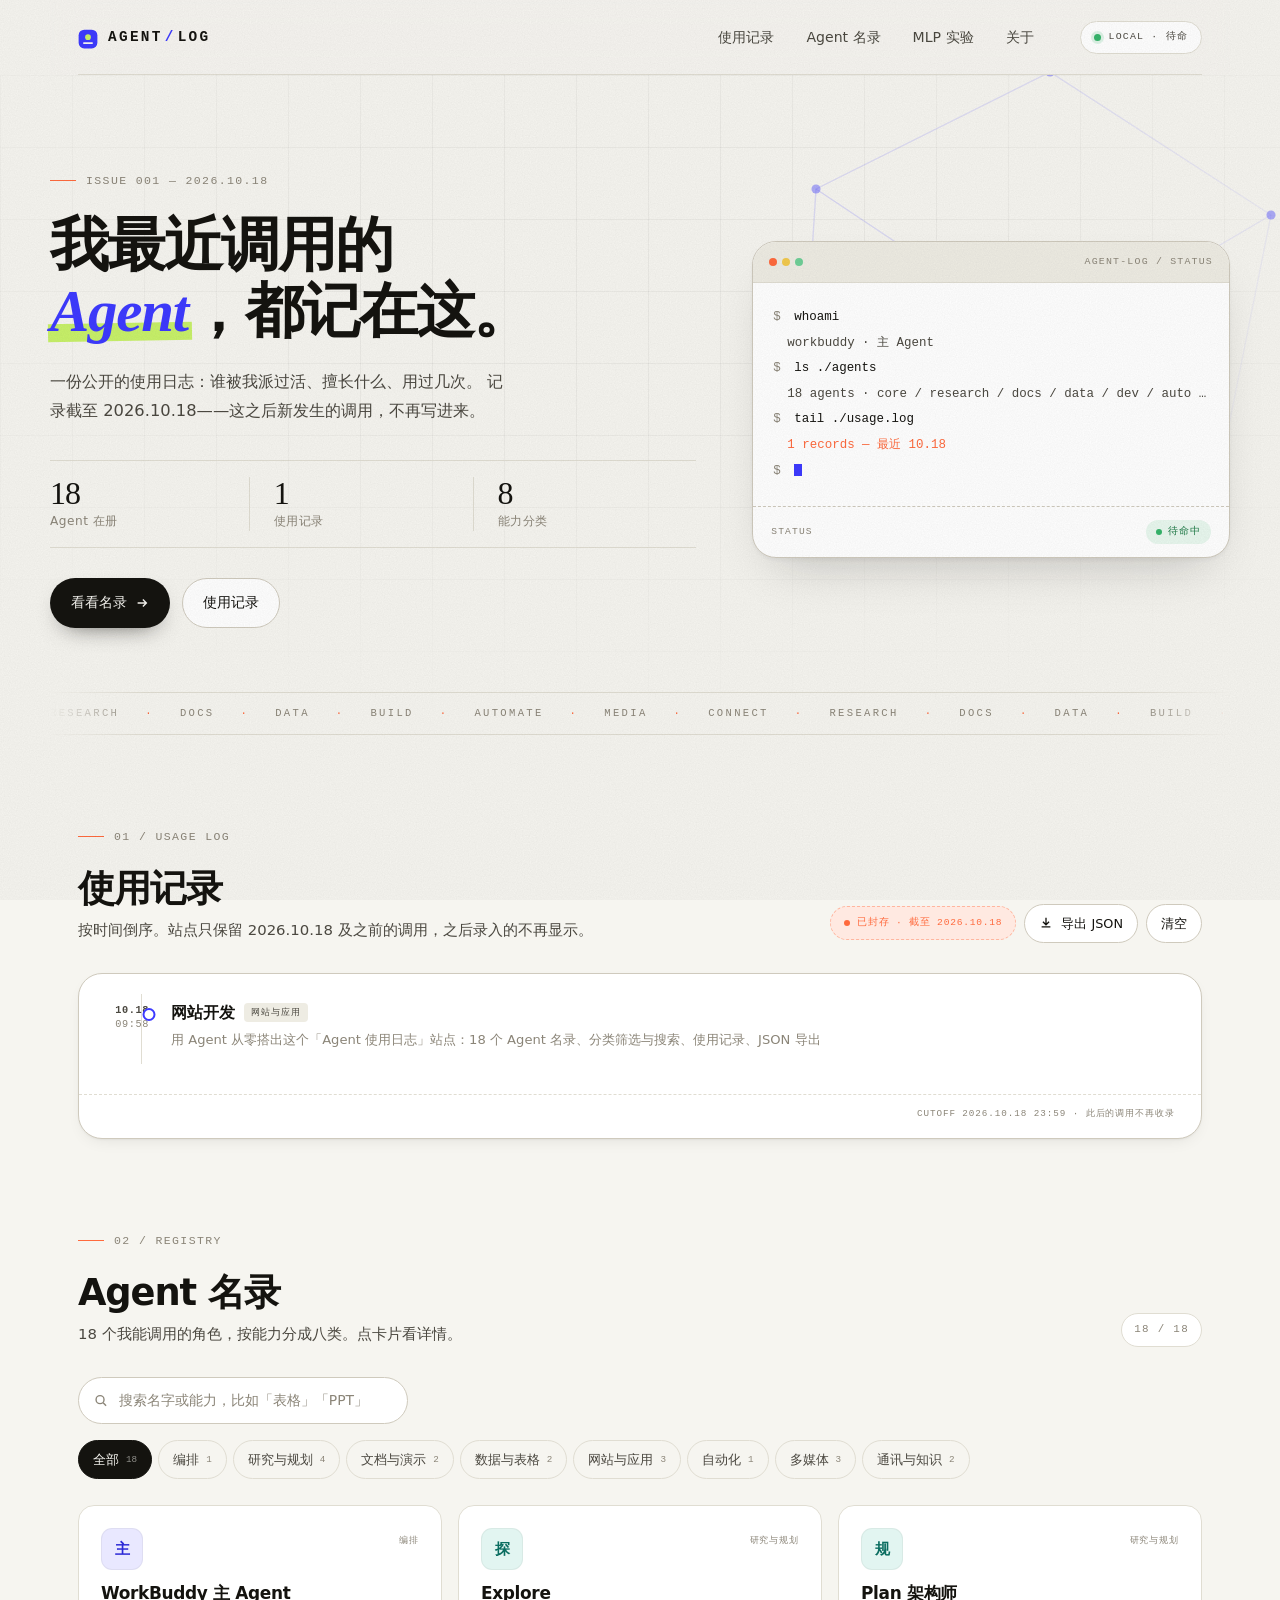
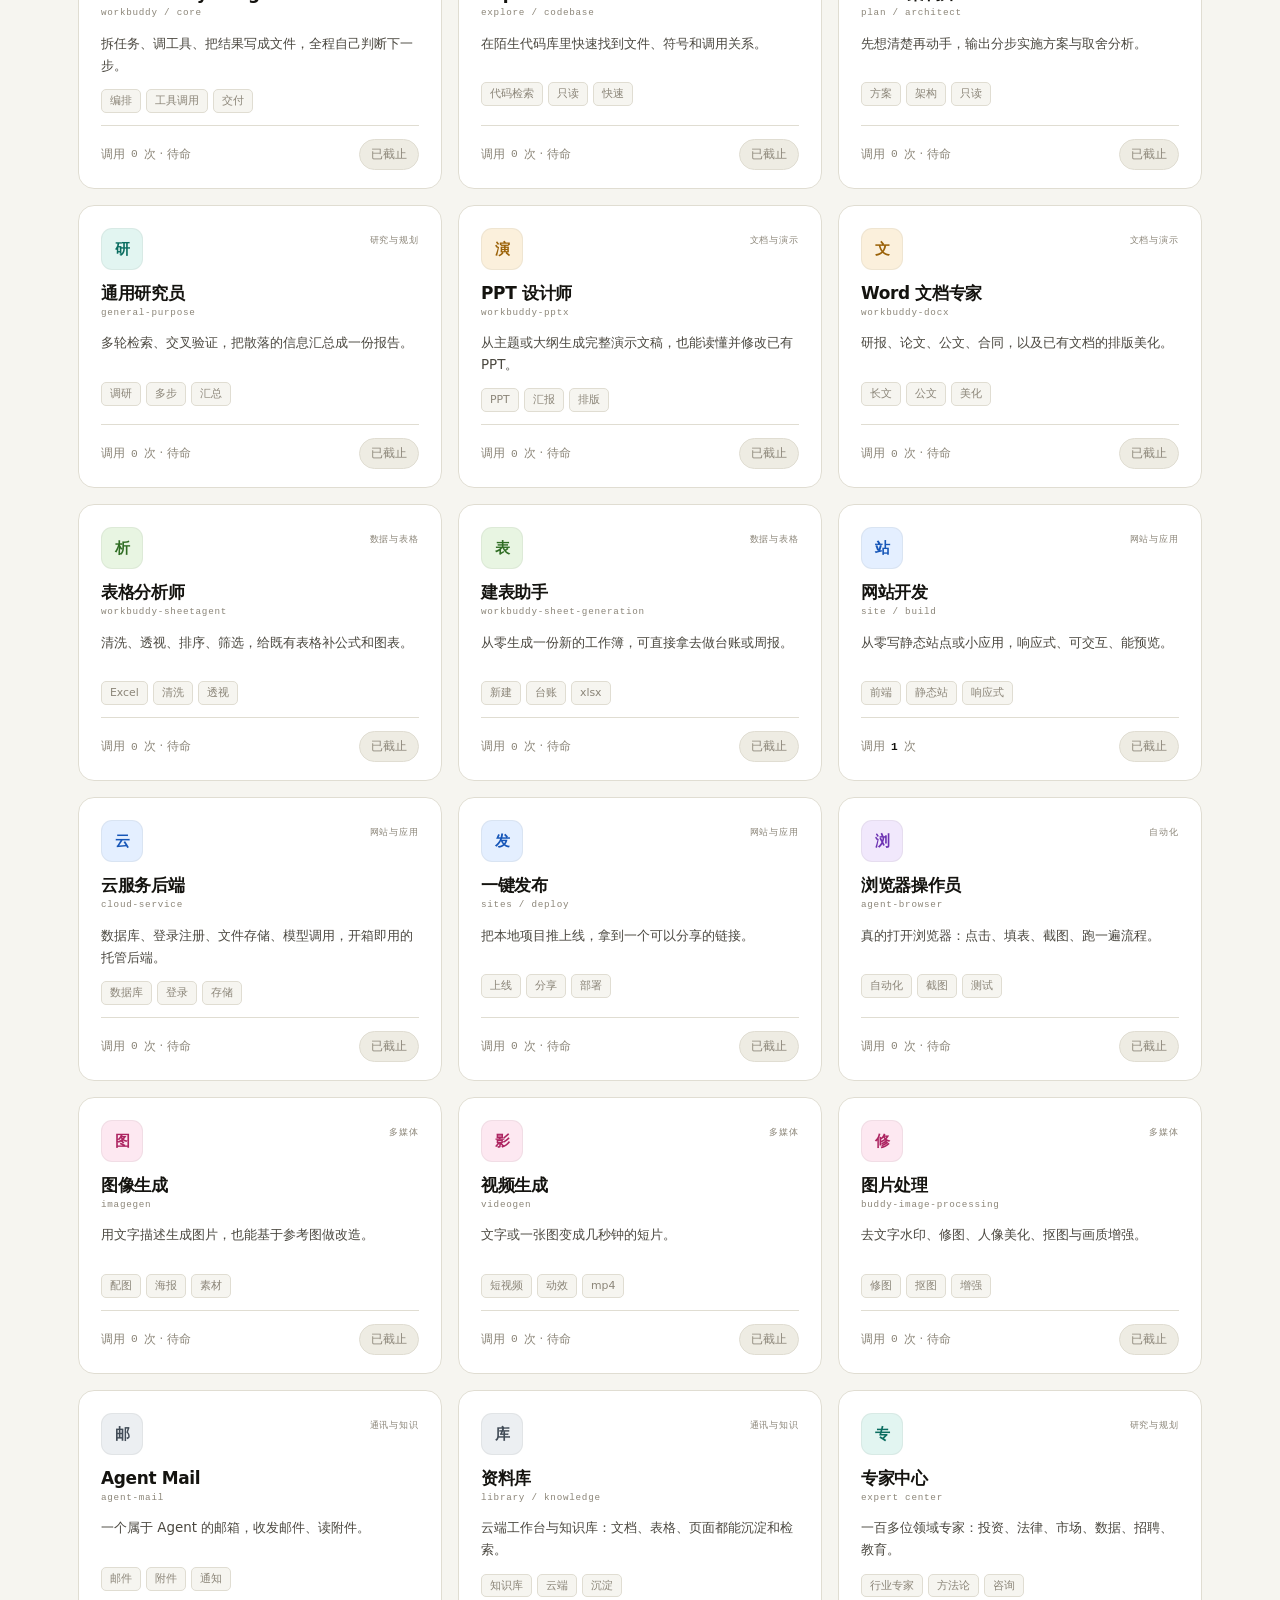
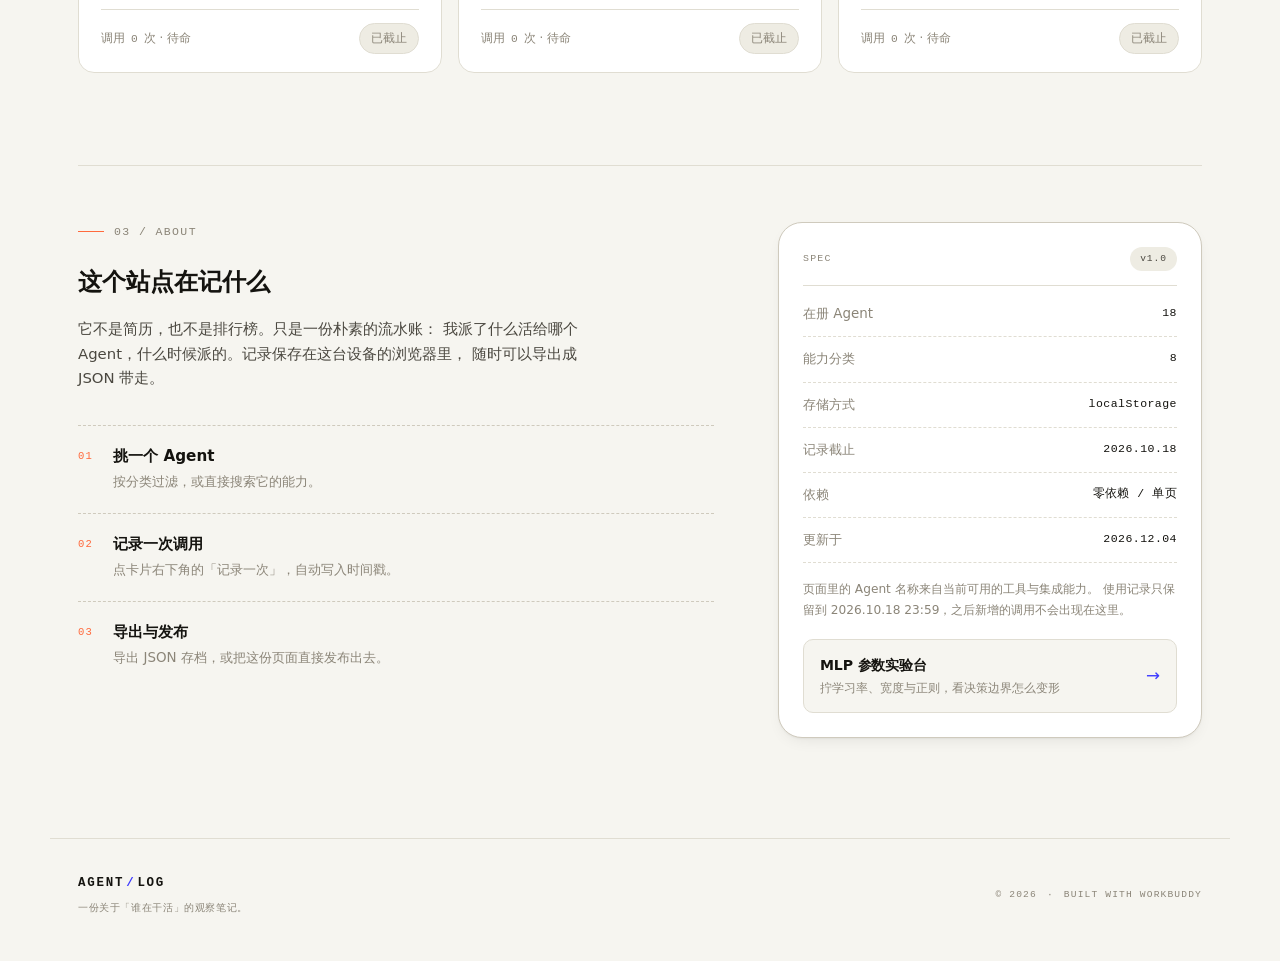
<file: index.html>
<!DOCTYPE html>
<html lang="zh-CN">
<head>
<meta charset="UTF-8" />
<meta name="viewport" content="width=device-width, initial-scale=1.0" />
<meta name="robots" content="noindex, nofollow, noarchive, nosnippet, noimageindex" />
<title>Agent Log — 我的智能体使用日志</title>
<meta name="description" content="记录最近使用过的 Agent：能做什么、用过几次、什么时候用过。" />
<link rel="stylesheet" href="style.css" />
<link rel="icon" href="data:image/svg+xml,%3Csvg xmlns='http://www.w3.org/2000/svg' viewBox='0 0 100 100'%3E%3Crect width='100' height='100' rx='24' fill='%233D3AFF'/%3E%3Ccircle cx='50' cy='42' r='15' fill='%23C8F169'/%3E%3Crect x='26' y='66' width='48' height='8' rx='4' fill='%23F7F6F2'/%3E%3C/svg%3E" />
</head>
<body>

<div class="grain" aria-hidden="true"></div>

<header class="nav">
  <a class="brand" href="#top">
    <span class="brand-mark" aria-hidden="true">
      <svg viewBox="0 0 32 32" width="20" height="20" fill="none">
        <rect x="1" y="1" width="30" height="30" rx="9" fill="#3D3AFF"/>
        <circle cx="16" cy="13" r="4.6" fill="#C8F169"/>
        <rect x="8" y="21" width="16" height="3" rx="1.5" fill="#F7F6F2"/>
      </svg>
    </span>
    <span class="brand-text">AGENT<span class="brand-slash">/</span>LOG</span>
  </a>

  <nav class="nav-links" aria-label="主导航">
    <a href="#log">使用记录</a>
    <a href="#agents">Agent 名录</a>
    <a href="mlp.html">MLP 实验</a>
    <a href="#about">关于</a>
  </nav>

  <div class="nav-status">
    <span class="dot"></span>
    <span class="mono">LOCAL · 待命</span>
  </div>
</header>

<main id="top">

  <!-- ============ HERO ============ -->
  <section class="hero">
    <div class="hero-grid" aria-hidden="true"></div>
    <div class="hero-mesh" aria-hidden="true">
      <svg viewBox="0 0 600 600" preserveAspectRatio="xMidYMid slice">
        <defs>
          <linearGradient id="meshFade" x1="0" y1="0" x2="1" y2="1">
            <stop offset="0%" stop-color="#3D3AFF" stop-opacity=".22"/>
            <stop offset="100%" stop-color="#3D3AFF" stop-opacity="0"/>
          </linearGradient>
        </defs>
        <g stroke="url(#meshFade)" stroke-width="1" fill="none">
          <path d="M120 180 L300 90 L470 200 L430 400 L230 460 L110 340 Z"/>
          <path d="M120 180 L300 300 L470 200 M300 300 L230 460 M300 300 L430 400 M300 300 L110 340"/>
        </g>
        <g fill="#3D3AFF" fill-opacity=".5">
          <circle cx="120" cy="180" r="3.5"/><circle cx="300" cy="90" r="3.5"/>
          <circle cx="470" cy="200" r="3.5"/><circle cx="430" cy="400" r="3.5"/>
          <circle cx="230" cy="460" r="3.5"/><circle cx="110" cy="340" r="3.5"/>
        </g>
        <circle cx="300" cy="300" r="7" fill="#FF6A3D"/>
        <circle cx="300" cy="300" r="16" fill="none" stroke="#FF6A3D" stroke-opacity=".35"/>
      </svg>
    </div>

    <div class="hero-inner">
      <div class="hero-copy reveal">
        <p class="eyebrow mono"><span class="eyebrow-line"></span>ISSUE 001 — 2026.10.18</p>
        <h1>
          我最近调用的<br />
          <span class="hl">Agent</span>，都记在这。
        </h1>
        <p class="lede">
          一份公开的使用日志：谁被我派过活、擅长什么、用过几次。
          记录截至 2026.10.18——这之后新发生的调用，不再写进来。
        </p>

        <div class="hero-stats">
          <div class="stat">
            <span class="stat-num" data-count="18">0</span>
            <span class="stat-label">Agent 在册</span>
          </div>
          <div class="stat">
            <span class="stat-num" id="statRecords" data-count="0">0</span>
            <span class="stat-label">使用记录</span>
          </div>
          <div class="stat">
            <span class="stat-num" data-count="8">0</span>
            <span class="stat-label">能力分类</span>
          </div>
        </div>

        <div class="hero-actions">
          <a class="btn btn-primary" href="#agents">
            看看名录
            <svg viewBox="0 0 16 16" width="14" height="14" fill="none" stroke="currentColor" stroke-width="1.6">
              <path d="M3 8h10M9 4l4 4-4 4"/>
            </svg>
          </a>
          <a class="btn btn-ghost" href="#log">使用记录</a>
        </div>
      </div>

      <aside class="console reveal" aria-label="运行状态">
        <div class="console-bar">
          <span class="console-dots"><i></i><i></i><i></i></span>
          <span class="mono">agent-log / status</span>
        </div>
        <div class="console-body mono">
          <p><span class="c-dim">$</span> whoami</p>
          <p class="c-out">workbuddy · 主 Agent</p>
          <p><span class="c-dim">$</span> ls ./agents</p>
          <p class="c-out" id="consoleList">reading registry…</p>
          <p><span class="c-dim">$</span> tail ./usage.log</p>
          <p class="c-out c-warn" id="consoleTail">0 records — 尚无调用</p>
          <p><span class="c-dim">$</span> <span class="cursor"></span></p>
        </div>
        <div class="console-foot">
          <span class="mono">STATUS</span>
          <span class="pill pill-live"><span class="dot"></span>待命中</span>
        </div>
      </aside>
    </div>

    <div class="marquee" aria-hidden="true">
      <div class="marquee-track">
        <span>RESEARCH</span><span>·</span><span>DOCS</span><span>·</span><span>DATA</span><span>·</span>
        <span>BUILD</span><span>·</span><span>AUTOMATE</span><span>·</span><span>MEDIA</span><span>·</span>
        <span>CONNECT</span><span>·</span><span>RESEARCH</span><span>·</span><span>DOCS</span><span>·</span>
        <span>DATA</span><span>·</span><span>BUILD</span><span>·</span><span>AUTOMATE</span><span>·</span>
        <span>MEDIA</span><span>·</span><span>CONNECT</span><span>·</span>
      </div>
    </div>
  </section>

  <!-- ============ LOG ============ -->
  <section class="section" id="log">
    <div class="section-head reveal">
      <div>
        <p class="eyebrow mono"><span class="eyebrow-line"></span>01 / USAGE LOG</p>
        <h2>使用记录</h2>
        <p class="section-desc">按时间倒序。站点只保留 2026.10.18 及之前的调用，之后录入的不再显示。</p>
      </div>
      <div class="section-tools">
        <span class="cutoff-badge mono" id="cutoffBadge">记录截至 2026.10.18</span>
        <button class="btn btn-ghost btn-sm" id="exportBtn" type="button">
          <svg viewBox="0 0 16 16" width="14" height="14" fill="none" stroke="currentColor" stroke-width="1.5">
            <path d="M8 2v8M4.5 6.5L8 10l3.5-3.5M3 12.5h10"/>
          </svg>
          导出 JSON
        </button>
        <button class="btn btn-ghost btn-sm" id="clearBtn" type="button">清空</button>
      </div>
    </div>

    <div class="log-panel reveal">
      <div class="log-empty" id="logEmpty">
        <div class="log-empty-icon" aria-hidden="true">
          <svg viewBox="0 0 48 48" width="34" height="34" fill="none" stroke="currentColor" stroke-width="1.4">
            <rect x="9" y="7" width="30" height="34" rx="5" stroke-dasharray="3 4"/>
            <path d="M17 19h14M17 26h14M17 33h8"/>
          </svg>
        </div>
        <h3>截至 2026.10.18，还没有使用记录</h3>
        <p>这张纸是干净的。去名录里挑一个 Agent，点一下「记录一次」。</p>
        <a class="text-link" href="#agents">前往名录 ↓</a>
      </div>
      <ol class="timeline" id="timeline" hidden></ol>
      <p class="log-foot mono">CUTOFF 2026.10.18 23:59 · 此后的调用不再收录</p>
    </div>
  </section>

  <!-- ============ AGENTS ============ -->
  <section class="section" id="agents">
    <div class="section-head reveal">
      <div>
        <p class="eyebrow mono"><span class="eyebrow-line"></span>02 / REGISTRY</p>
        <h2>Agent 名录</h2>
        <p class="section-desc">18 个我能调用的角色，按能力分成八类。点卡片看详情。</p>
      </div>
      <div class="registry-count mono"><span id="resultCount">18</span> / 18</div>
    </div>

    <div class="toolbar reveal">
      <div class="search">
        <svg viewBox="0 0 16 16" width="15" height="15" fill="none" stroke="currentColor" stroke-width="1.6">
          <circle cx="7" cy="7" r="4.6"/><path d="M10.6 10.6L14 14"/>
        </svg>
        <input type="search" id="searchInput" placeholder="搜索名字或能力，比如「表格」「PPT」" aria-label="搜索 Agent" />
      </div>
      <div class="filters" role="group" aria-label="按分类筛选" id="filters"></div>
    </div>

    <div class="grid" id="grid"></div>

    <div class="grid-empty" id="gridEmpty" hidden>
      <p class="mono">NO MATCH</p>
      <p>没有匹配的 Agent，换个关键词试试。</p>
    </div>
  </section>

  <!-- ============ ABOUT ============ -->
  <section class="section section-about" id="about">
    <div class="about-grid">
      <div class="reveal">
        <p class="eyebrow mono"><span class="eyebrow-line"></span>03 / ABOUT</p>
        <h2>这个站点在记什么</h2>
        <p class="section-desc">
          它不是简历，也不是排行榜。只是一份朴素的流水账：
          我派了什么活给哪个 Agent，什么时候派的。记录保存在这台设备的浏览器里，
          随时可以导出成 JSON 带走。
        </p>
        <div class="steps">
          <div class="step">
            <span class="step-no mono">01</span>
            <div>
              <h3>挑一个 Agent</h3>
              <p>按分类过滤，或直接搜索它的能力。</p>
            </div>
          </div>
          <div class="step">
            <span class="step-no mono">02</span>
            <div>
              <h3>记录一次调用</h3>
              <p>点卡片右下角的「记录一次」，自动写入时间戳。</p>
            </div>
          </div>
          <div class="step">
            <span class="step-no mono">03</span>
            <div>
              <h3>导出与发布</h3>
              <p>导出 JSON 存档，或把这份页面直接发布出去。</p>
            </div>
          </div>
        </div>
      </div>

      <aside class="about-card reveal">
        <div class="about-card-head">
          <span class="mono">SPEC</span>
          <span class="pill">v1.0</span>
        </div>
        <dl>
          <div><dt>在册 Agent</dt><dd>18</dd></div>
          <div><dt>能力分类</dt><dd>8</dd></div>
          <div><dt>存储方式</dt><dd>localStorage</dd></div>
          <div><dt>记录截止</dt><dd>2026.10.18</dd></div>
          <div><dt>依赖</dt><dd>零依赖 / 单页</dd></div>
          <div><dt>更新于</dt><dd id="aboutDate">2026.10.18</dd></div>
        </dl>
        <p class="about-note">
          页面里的 Agent 名称来自当前可用的工具与集成能力。
          使用记录只保留到 2026.10.18 23:59，之后新增的调用不会出现在这里。
        </p>
        <a class="lab-link" href="mlp.html">
          <span>
            <span class="lab-link-title">MLP 参数实验台</span>
            <span class="lab-link-sub">拧学习率、宽度与正则，看决策边界怎么变形</span>
          </span>
          <span class="lab-link-arrow">→</span>
        </a>
      </aside>
    </div>
  </section>
</main>

<footer class="footer">
  <div class="footer-left">
    <span class="brand-text small">AGENT<span class="brand-slash">/</span>LOG</span>
    <p class="mono">一份关于「谁在干活」的观察笔记。</p>
  </div>
  <div class="footer-right mono">
    <span>© 2026</span>
    <span>·</span>
    <span>BUILT WITH WORKBUDDY</span>
  </div>
</footer>

<!-- ============ MODAL ============ -->
<div class="modal" id="modal" hidden>
  <div class="modal-veil" data-close></div>
  <div class="modal-card" role="dialog" aria-modal="true" aria-labelledby="modalTitle">
    <button class="modal-close" id="modalClose" aria-label="关闭" data-close>
      <svg viewBox="0 0 16 16" width="16" height="16" fill="none" stroke="currentColor" stroke-width="1.6">
        <path d="M4 4l8 8M12 4l-8 8"/>
      </svg>
    </button>
    <div class="modal-head">
      <div class="modal-badge" id="modalBadge">AG</div>
      <div>
        <p class="mono modal-cat" id="modalCat">分类</p>
        <h2 id="modalTitle">Agent</h2>
        <p class="modal-en mono" id="modalEn">agent</p>
      </div>
    </div>
    <p class="modal-desc" id="modalDesc"></p>

    <div class="modal-block">
      <h3 class="mono">CAPABILITIES</h3>
      <ul class="cap-list" id="modalCaps"></ul>
    </div>

    <div class="modal-block">
      <h3 class="mono">LOCAL RECORDS</h3>
      <p class="modal-records" id="modalRecords">还没有记录。</p>
    </div>

    <div class="modal-foot">
      <span class="mono modal-id" id="modalId"></span>
      <button class="btn btn-primary" id="modalRun" type="button">记录一次调用</button>
    </div>
  </div>
</div>

<div class="toast" id="toast" role="status" aria-live="polite"></div>

<script src="app.js"></script>
</body>
</html>
</file>
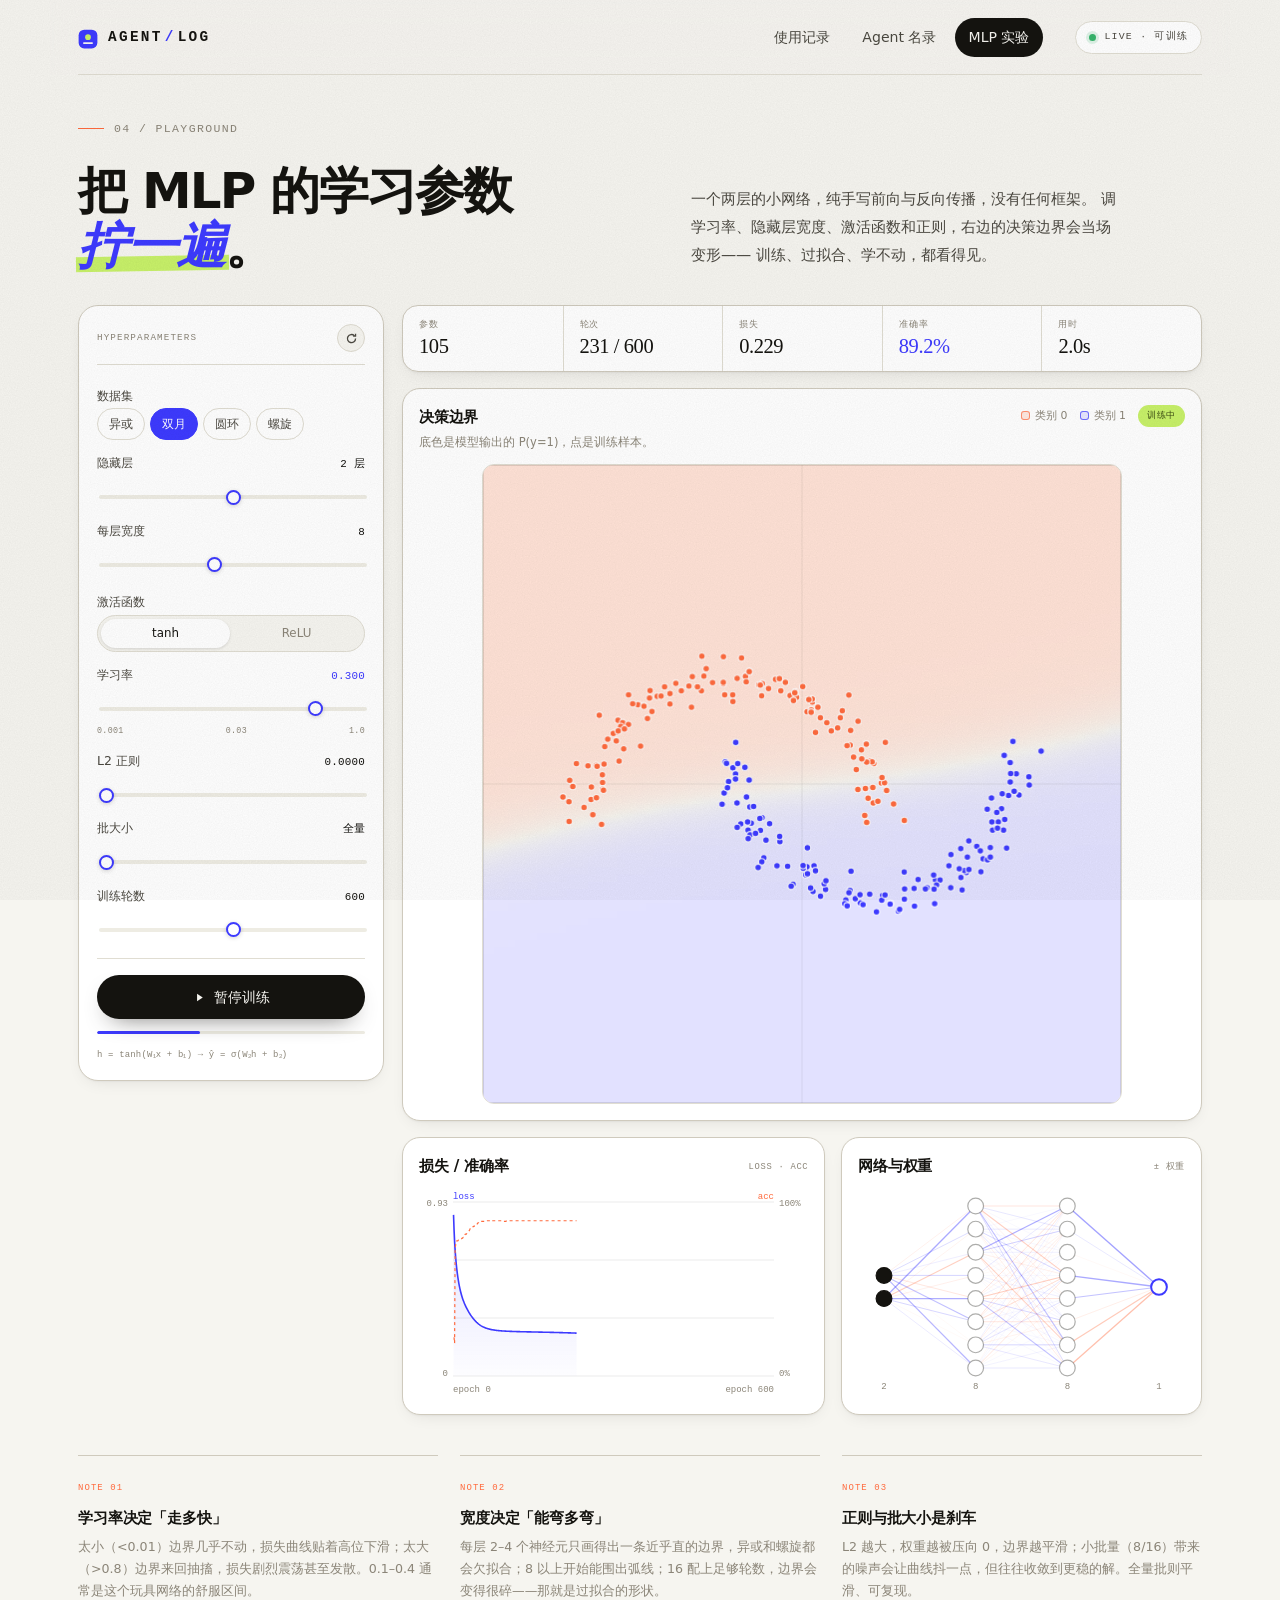
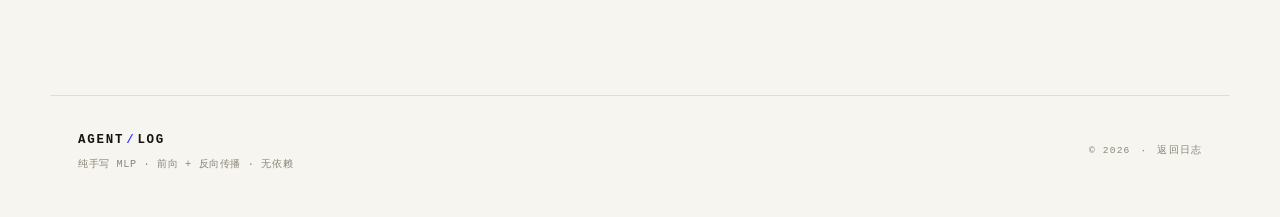
<file: mlp.html>
<!DOCTYPE html>
<html lang="zh-CN">
<head>
<meta charset="UTF-8" />
<meta name="viewport" content="width=device-width, initial-scale=1.0" />
<meta name="robots" content="noindex, nofollow, noarchive, nosnippet, noimageindex" />
<title>MLP 实验台 — Agent Log</title>
<meta name="description" content="一个可交互的 MLP 学习参数实验台：改超参数，实时看决策边界、损失曲线与权重变化。" />
<link rel="stylesheet" href="style.css" />
<link rel="stylesheet" href="mlp.css" />
<link rel="icon" href="data:image/svg+xml,%3Csvg xmlns='http://www.w3.org/2000/svg' viewBox='0 0 100 100'%3E%3Crect width='100' height='100' rx='24' fill='%233D3AFF'/%3E%3Ccircle cx='50' cy='42' r='15' fill='%23C8F169'/%3E%3Crect x='26' y='66' width='48' height='8' rx='4' fill='%23F7F6F2'/%3E%3C/svg%3E" />
</head>
<body>

<div class="grain" aria-hidden="true"></div>

<header class="nav">
  <a class="brand" href="index.html">
    <span class="brand-mark" aria-hidden="true">
      <svg viewBox="0 0 32 32" width="20" height="20" fill="none">
        <rect x="1" y="1" width="30" height="30" rx="9" fill="#3D3AFF"/>
        <circle cx="16" cy="13" r="4.6" fill="#C8F169"/>
        <rect x="8" y="21" width="16" height="3" rx="1.5" fill="#F7F6F2"/>
      </svg>
    </span>
    <span class="brand-text">AGENT<span class="brand-slash">/</span>LOG</span>
  </a>

  <nav class="nav-links" aria-label="主导航">
    <a href="index.html#log">使用记录</a>
    <a href="index.html#agents">Agent 名录</a>
    <a href="mlp.html" class="is-active">MLP 实验</a>
  </nav>

  <div class="nav-status">
    <span class="dot"></span>
    <span class="mono">LIVE · 可训练</span>
  </div>
</header>

<main class="lab-wrap">

  <section class="lab-hero">
    <p class="eyebrow mono"><span class="eyebrow-line"></span>04 / PLAYGROUND</p>
    <div class="lab-hero-row">
      <h1>把 MLP 的学习参数<br /><span class="hl">拧一遍</span>。</h1>
      <p class="lede">
        一个两层的小网络，纯手写前向与反向传播，没有任何框架。
        调学习率、隐藏层宽度、激活函数和正则，右边的决策边界会当场变形——
        训练、过拟合、学不动，都看得见。
      </p>
    </div>
  </section>

  <section class="lab">

    <!-- ================= CONTROLS ================= -->
    <aside class="panel">
      <div class="panel-head">
        <span class="mono">HYPERPARAMETERS</span>
        <button class="icon-btn" id="resetBtn" type="button" title="重新初始化权重">
          <svg viewBox="0 0 16 16" width="13" height="13" fill="none" stroke="currentColor" stroke-width="1.6">
            <path d="M13 8a5 5 0 1 1-1.5-3.5M13 2v3H10"/>
          </svg>
        </button>
      </div>

      <div class="field">
        <label class="field-label">数据集</label>
        <div class="chips" id="datasetChips"></div>
      </div>

      <div class="field">
        <div class="field-row">
          <label class="field-label" for="layers">隐藏层</label>
          <span class="field-val mono" id="layersVal">2 层</span>
        </div>
        <input type="range" id="layers" min="1" max="3" step="1" value="2" />
      </div>

      <div class="field">
        <div class="field-row">
          <label class="field-label" for="width">每层宽度</label>
          <span class="field-val mono" id="widthVal">8</span>
        </div>
        <input type="range" id="width" min="2" max="16" step="1" value="8" />
      </div>

      <div class="field">
        <label class="field-label">激活函数</label>
        <div class="segmented" id="actSeg"></div>
      </div>

      <div class="field">
        <div class="field-row">
          <label class="field-label" for="lr">学习率</label>
          <span class="field-val mono accent" id="lrVal">0.300</span>
        </div>
        <input type="range" id="lr" min="0" max="1000" step="1" value="745" />
        <div class="scale mono"><span>0.001</span><span>0.03</span><span>1.0</span></div>
      </div>

      <div class="field">
        <div class="field-row">
          <label class="field-label" for="l2">L2 正则</label>
          <span class="field-val mono" id="l2Val">0.0000</span>
        </div>
        <input type="range" id="l2" min="0" max="200" step="1" value="0" />
      </div>

      <div class="field">
        <div class="field-row">
          <label class="field-label" for="batch">批大小</label>
          <span class="field-val mono" id="batchVal">全量</span>
        </div>
        <input type="range" id="batch" min="0" max="3" step="1" value="0" />
      </div>

      <div class="field">
        <div class="field-row">
          <label class="field-label" for="epochs">训练轮数</label>
          <span class="field-val mono" id="epochsVal">600</span>
        </div>
        <input type="range" id="epochs" min="0" max="2" step="1" value="1" />
      </div>

      <div class="panel-actions">
        <button class="btn btn-primary btn-block" id="trainBtn" type="button">
          <svg viewBox="0 0 16 16" width="13" height="13" fill="currentColor"><path d="M5 3.5v9l7-4.5z"/></svg>
          <span id="trainLabel">开始训练</span>
        </button>
        <div class="progress"><span id="progressBar"></span></div>
      </div>

      <div class="panel-note mono" id="formula">h = tanh(W₁x + b₁) → ŷ = σ(W₂h + b₂)</div>
    </aside>

    <!-- ================= STAGE ================= -->
    <section class="stage">

      <div class="stat-strip">
        <div class="stat-cell"><span class="stat-k mono">参数</span><span class="stat-v" id="statParams">—</span></div>
        <div class="stat-cell"><span class="stat-k mono">轮次</span><span class="stat-v" id="statEpoch">0</span></div>
        <div class="stat-cell"><span class="stat-k mono">损失</span><span class="stat-v" id="statLoss">—</span></div>
        <div class="stat-cell"><span class="stat-k mono">准确率</span><span class="stat-v accent" id="statAcc">—</span></div>
        <div class="stat-cell"><span class="stat-k mono">用时</span><span class="stat-v" id="statTime">0.0s</span></div>
      </div>

      <div class="viz-card boundary-card">
        <div class="viz-head">
          <div>
            <h2>决策边界</h2>
            <p class="viz-sub">底色是模型输出的 P(y=1)，点是训练样本。</p>
          </div>
          <div class="legend">
            <span class="legend-item"><i class="sw sw-a"></i>类别 0</span>
            <span class="legend-item"><i class="sw sw-b"></i>类别 1</span>
            <span class="state-pill mono" id="statePill">就绪</span>
          </div>
        </div>
        <div class="canvas-box">
          <canvas id="boundary" aria-label="决策边界可视化"></canvas>
        </div>
      </div>

      <div class="viz-row">
        <div class="viz-card">
          <div class="viz-head compact">
            <h2>损失 / 准确率</h2>
            <span class="mono micro" id="curveHint">loss · acc</span>
          </div>
          <canvas id="curve" aria-label="损失与准确率曲线"></canvas>
        </div>

        <div class="viz-card">
          <div class="viz-head compact">
            <h2>网络与权重</h2>
            <span class="mono micro">± 权重</span>
          </div>
          <canvas id="netcanvas" aria-label="网络结构与权重"></canvas>
        </div>
      </div>

    </section>
  </section>

  <section class="lab-notes">
    <div class="note-card">
      <span class="mono note-no">NOTE 01</span>
      <h3>学习率决定「走多快」</h3>
      <p>太小（&lt;0.01）边界几乎不动，损失曲线贴着高位下滑；太大（&gt;0.8）边界来回抽搐，损失剧烈震荡甚至发散。0.1–0.4 通常是这个玩具网络的舒服区间。</p>
    </div>
    <div class="note-card">
      <span class="mono note-no">NOTE 02</span>
      <h3>宽度决定「能弯多弯」</h3>
      <p>每层 2–4 个神经元只画得出一条近乎直的边界，异或和螺旋都会欠拟合；8 以上开始能围出弧线；16 配上足够轮数，边界会变得很碎——那就是过拟合的形状。</p>
    </div>
    <div class="note-card">
      <span class="mono note-no">NOTE 03</span>
      <h3>正则与批大小是刹车</h3>
      <p>L2 越大，权重越被压向 0，边界越平滑；小批量（8/16）带来的噪声会让曲线抖一点，但往往收敛到更稳的解。全量批则平滑、可复现。</p>
    </div>
  </section>

</main>

<footer class="footer">
  <div class="footer-left">
    <span class="brand-text small">AGENT<span class="brand-slash">/</span>LOG</span>
    <p class="mono">纯手写 MLP · 前向 + 反向传播 · 无依赖</p>
  </div>
  <div class="footer-right mono">
    <span>© 2026</span>
    <span>·</span>
    <a href="index.html">返回日志</a>
  </div>
</footer>

<script src="mlp.js"></script>
</body>
</html>
</file>
<file: style.css>
/* ============================================================
   AGENT / LOG — editorial light theme
   ============================================================ */

:root {
  --paper: #f6f5f0;
  --paper-2: #ffffff;
  --paper-3: #eeece3;
  --ink: #14130f;
  --ink-2: #4b4840;
  --ink-3: #8b8578;
  --line: #e0ddd2;
  --line-strong: #cfcabd;

  --accent: #3d3aff;
  --accent-2: #2b28d6;
  --accent-soft: #e9e8ff;
  --lime: #c8f169;
  --coral: #ff6a3d;
  --coral-soft: #ffe9e1;

  --mono: "SFMono-Regular", "JetBrains Mono", "Cascadia Mono", Consolas, "Courier New", monospace;
  --sans: "PingFang SC", "HarmonyOS Sans SC", "Microsoft YaHei", "Segoe UI", system-ui, sans-serif;
  --serif: Georgia, "Songti SC", "Noto Serif SC", serif;

  --r-sm: 10px;
  --r-md: 16px;
  --r-lg: 24px;

  --shadow-1: 0 1px 2px rgba(20, 19, 15, .04), 0 6px 18px -8px rgba(20, 19, 15, .12);
  --shadow-2: 0 2px 4px rgba(20, 19, 15, .05), 0 24px 48px -24px rgba(20, 19, 15, .25);

  --max: 1180px;
}

* { box-sizing: border-box; }

[hidden] { display: none !important; }

html { scroll-behavior: smooth; }

body {
  margin: 0;
  background: var(--paper);
  color: var(--ink);
  font-family: var(--sans);
  font-size: 16px;
  line-height: 1.65;
  -webkit-font-smoothing: antialiased;
  text-rendering: optimizeLegibility;
}

::selection { background: var(--lime); color: var(--ink); }

h1, h2, h3, p, dl, dd { margin: 0; }

a { color: inherit; text-decoration: none; }

button { font: inherit; color: inherit; cursor: pointer; }

.mono {
  font-family: var(--mono);
  font-size: .72rem;
  letter-spacing: .12em;
  text-transform: uppercase;
}

/* paper texture */
.grain {
  position: fixed;
  inset: 0;
  pointer-events: none;
  z-index: 999;
  opacity: .32;
  mix-blend-mode: multiply;
  background-image: url("data:image/svg+xml,%3Csvg xmlns='http://www.w3.org/2000/svg' width='140' height='140'%3E%3Cfilter id='n'%3E%3CfeTurbulence type='fractalNoise' baseFrequency='.85' numOctaves='3'/%3E%3CfeColorMatrix values='0 0 0 0 0 0 0 0 0 0 0 0 0 0 0 0 0 0 .16 0'/%3E%3C/filter%3E%3Crect width='140' height='140' filter='url(%23n)'/%3E%3C/svg%3E");
}

/* ============================================================
   NAV
   ============================================================ */
.nav {
  position: sticky;
  top: 0;
  z-index: 100;
  display: flex;
  align-items: center;
  gap: 32px;
  max-width: var(--max);
  margin: 0 auto;
  padding: 18px 28px;
  background: rgba(246, 245, 240, .82);
  backdrop-filter: blur(14px);
  -webkit-backdrop-filter: blur(14px);
}

.nav::after {
  content: "";
  position: absolute;
  left: 28px; right: 28px; bottom: 0;
  height: 1px;
  background: var(--line);
}

.brand { display: flex; align-items: center; gap: 10px; }

.brand-mark { display: flex; transform: translateY(1px); }

.brand-text {
  font-family: var(--mono);
  font-size: .9rem;
  font-weight: 700;
  letter-spacing: .16em;
}

.brand-text.small { font-size: .78rem; letter-spacing: .14em; }

.brand-slash { color: var(--accent); padding: 0 2px; }

.nav-links {
  display: flex;
  gap: 4px;
  margin-left: auto;
}

.nav-links a {
  padding: 8px 14px;
  border-radius: 99px;
  font-size: .88rem;
  color: var(--ink-2);
  transition: background .2s, color .2s;
}

.nav-links a:hover { background: var(--paper-3); color: var(--ink); }

.nav-status {
  display: flex;
  align-items: center;
  gap: 8px;
  padding: 7px 13px;
  border: 1px solid var(--line);
  border-radius: 99px;
  background: var(--paper-2);
  color: var(--ink-2);
}

.nav-status .mono { font-size: .62rem; }

.dot {
  width: 7px; height: 7px;
  border-radius: 50%;
  background: #35b46a;
  box-shadow: 0 0 0 3px rgba(53, 180, 106, .16);
  animation: pulse 2.4s infinite;
}

@keyframes pulse {
  0%, 100% { box-shadow: 0 0 0 3px rgba(53, 180, 106, .16); }
  50% { box-shadow: 0 0 0 6px rgba(53, 180, 106, .05); }
}

/* ============================================================
   HERO
   ============================================================ */
.hero {
  position: relative;
  overflow: hidden;
  padding: 40px 28px 0;
}

.hero-grid {
  position: absolute;
  inset: 0;
  background-image:
    linear-gradient(to right, rgba(20, 19, 15, .045) 1px, transparent 1px),
    linear-gradient(to bottom, rgba(20, 19, 15, .045) 1px, transparent 1px);
  background-size: 72px 72px;
  mask-image: radial-gradient(ellipse 80% 70% at 50% 30%, #000 30%, transparent 100%);
  -webkit-mask-image: radial-gradient(ellipse 80% 70% at 50% 30%, #000 30%, transparent 100%);
  pointer-events: none;
}

.hero-mesh {
  position: absolute;
  top: -120px; right: -160px;
  width: 780px; height: 780px;
  opacity: .8;
  pointer-events: none;
}

.hero-mesh svg { width: 100%; height: 100%; }

.hero-inner {
  position: relative;
  z-index: 2;
  display: grid;
  grid-template-columns: minmax(0, 1.15fr) minmax(0, .85fr);
  gap: 56px;
  align-items: center;
  max-width: var(--max);
  margin: 0 auto;
  padding: 56px 0 64px;
}

.eyebrow {
  display: flex;
  align-items: center;
  gap: 10px;
  color: var(--ink-3);
  margin-bottom: 22px;
}

.eyebrow-line {
  display: inline-block;
  width: 26px; height: 1px;
  background: var(--coral);
}

.hero h1 {
  font-size: clamp(2.4rem, 4.6vw, 4rem);
  line-height: 1.12;
  letter-spacing: -.035em;
  font-weight: 700;
  margin-bottom: 22px;
}

.hl {
  position: relative;
  display: inline-block;
  color: var(--accent);
  font-family: var(--serif);
  font-style: italic;
  letter-spacing: -.02em;
}

.hl::after {
  content: "";
  position: absolute;
  left: -2px; right: -4px; bottom: .08em;
  height: .30em;
  background: var(--lime);
  z-index: -1;
  transform: rotate(-1deg);
}

.lede {
  max-width: 44ch;
  color: var(--ink-2);
  font-size: 1.02rem;
  line-height: 1.8;
}

.hero-stats {
  display: flex;
  gap: 0;
  margin: 34px 0 30px;
  border-top: 1px solid var(--line);
  border-bottom: 1px solid var(--line);
  padding: 16px 0;
}

.stat {
  flex: 1;
  display: flex;
  flex-direction: column;
  gap: 2px;
  padding-right: 20px;
}

.stat + .stat {
  padding-left: 24px;
  border-left: 1px solid var(--line);
}

.stat-num {
  font-family: var(--serif);
  font-size: 2rem;
  line-height: 1;
  letter-spacing: -.03em;
  font-variant-numeric: tabular-nums;
}

.stat-label {
  font-size: .76rem;
  color: var(--ink-3);
  letter-spacing: .04em;
}

.hero-actions { display: flex; gap: 12px; flex-wrap: wrap; }

/* buttons */
.btn {
  display: inline-flex;
  align-items: center;
  justify-content: center;
  gap: 8px;
  padding: 12px 20px;
  border-radius: 99px;
  border: 1px solid transparent;
  font-size: .9rem;
  font-weight: 500;
  transition: transform .18s ease, background .18s, box-shadow .18s, border-color .18s;
  white-space: nowrap;
}

.btn:active { transform: translateY(1px); }

.btn-primary {
  background: var(--ink);
  color: var(--paper);
  box-shadow: 0 10px 24px -14px rgba(20, 19, 15, .8);
}

.btn-primary:hover { background: var(--accent); box-shadow: 0 14px 28px -14px rgba(61, 58, 255, .7); }

.btn-ghost {
  background: var(--paper-2);
  border-color: var(--line-strong);
  color: var(--ink);
}

.btn-ghost:hover { border-color: var(--ink); background: var(--paper-3); }

.btn-sm { padding: 8px 14px; font-size: .8rem; }

/* console */
.console {
  background: var(--paper-2);
  border: 1px solid var(--line-strong);
  border-radius: var(--r-lg);
  box-shadow: var(--shadow-2);
  overflow: hidden;
  transform: rotate(.6deg);
}

.console-bar {
  display: flex;
  align-items: center;
  justify-content: space-between;
  padding: 12px 16px;
  border-bottom: 1px solid var(--line);
  background: var(--paper-3);
  color: var(--ink-3);
}

.console-bar .mono { font-size: .62rem; }

.console-dots { display: flex; gap: 5px; }
.console-dots i {
  width: 8px; height: 8px; border-radius: 50%;
  background: var(--line-strong);
}
.console-dots i:first-child { background: var(--coral); }
.console-dots i:nth-child(2) { background: #f2c94c; }
.console-dots i:nth-child(3) { background: #6fcf97; }

.console-body {
  padding: 22px 20px;
  font-size: .78rem;
  line-height: 2.05;
  letter-spacing: 0;
  text-transform: none;
}

.console-body p { white-space: nowrap; overflow: hidden; text-overflow: ellipsis; }

.c-dim { color: var(--ink-3); margin-right: 6px; }
.c-out { color: var(--ink-2); padding-left: 14px; }
.c-warn { color: var(--coral); }

.cursor {
  display: inline-block;
  width: 8px; height: .95em;
  background: var(--accent);
  vertical-align: -2px;
  animation: blink 1.1s steps(1) infinite;
}

@keyframes blink { 50% { opacity: 0; } }

.console-foot {
  display: flex;
  align-items: center;
  justify-content: space-between;
  padding: 13px 18px;
  border-top: 1px dashed var(--line-strong);
}

.console-foot .mono { color: var(--ink-3); font-size: .6rem; }

.pill {
  display: inline-flex;
  align-items: center;
  gap: 6px;
  padding: 4px 10px;
  border-radius: 99px;
  background: var(--paper-3);
  font-family: var(--mono);
  font-size: .6rem;
  letter-spacing: .1em;
  color: var(--ink-2);
}

.pill-live { background: #e8f7ee; color: #1c7a45; }
.pill-live .dot { width: 6px; height: 6px; box-shadow: none; }

/* marquee */
.marquee {
  position: relative;
  z-index: 2;
  max-width: var(--max);
  margin: 0 auto;
  border-top: 1px solid var(--line);
  border-bottom: 1px solid var(--line);
  overflow: hidden;
  padding: 12px 0;
  mask-image: linear-gradient(90deg, transparent, #000 8%, #000 92%, transparent);
  -webkit-mask-image: linear-gradient(90deg, transparent, #000 8%, #000 92%, transparent);
}

.marquee-track {
  display: flex;
  gap: 26px;
  width: max-content;
  font-family: var(--mono);
  font-size: .66rem;
  letter-spacing: .22em;
  color: var(--ink-3);
  animation: slide 34s linear infinite;
}

.marquee-track span:nth-child(even) { color: var(--coral); }

@keyframes slide { to { transform: translateX(-50%); } }

/* ============================================================
   SECTION
   ============================================================ */
.section {
  max-width: var(--max);
  margin: 0 auto;
  padding: 92px 28px 0;
}

.section-head {
  display: flex;
  align-items: flex-end;
  justify-content: space-between;
  gap: 24px;
  margin-bottom: 30px;
}

.section-head h2 {
  font-size: clamp(1.7rem, 3vw, 2.3rem);
  letter-spacing: -.03em;
  line-height: 1.15;
  margin-bottom: 8px;
}

.section-desc {
  color: var(--ink-2);
  font-size: .93rem;
  max-width: 56ch;
}

.section-tools { display: flex; gap: 8px; flex-shrink: 0; align-items: center; flex-wrap: wrap; }

.cutoff-badge {
  display: inline-flex;
  align-items: center;
  gap: 7px;
  padding: 8px 13px;
  border: 1px dashed var(--line-strong);
  border-radius: 99px;
  background: var(--paper-2);
  color: var(--ink-3);
  font-size: .6rem;
  letter-spacing: .08em;
  white-space: nowrap;
}

.cutoff-badge::before {
  content: "";
  width: 6px;
  height: 6px;
  border-radius: 50%;
  background: var(--coral);
  flex-shrink: 0;
}

body.sealed .cutoff-badge {
  color: var(--coral);
  border-color: rgba(255, 106, 61, .4);
  background: var(--coral-soft);
}

.registry-count {
  font-size: .68rem;
  color: var(--ink-3);
  border: 1px solid var(--line);
  padding: 7px 12px;
  border-radius: 99px;
  background: var(--paper-2);
  flex-shrink: 0;
}

/* ============================================================
   LOG PANEL
   ============================================================ */
.log-panel {
  background: var(--paper-2);
  border: 1px solid var(--line-strong);
  border-radius: var(--r-lg);
  box-shadow: var(--shadow-1);
  overflow: hidden;
}

.log-empty {
  display: flex;
  flex-direction: column;
  align-items: center;
  justify-content: center;
  text-align: center;
  padding: 60px 28px;
  gap: 8px;
  background-image:
    repeating-linear-gradient(-45deg, rgba(20, 19, 15, .022) 0 1px, transparent 1px 9px);
}

.log-empty-icon {
  display: grid;
  place-items: center;
  width: 64px; height: 64px;
  border-radius: 50%;
  color: var(--ink-3);
  background: var(--paper);
  border: 1px solid var(--line);
  margin-bottom: 8px;
}

.log-empty h3 { font-size: 1.05rem; letter-spacing: -.01em; }

.log-empty p { color: var(--ink-3); font-size: .86rem; max-width: 36ch; }

.text-link {
  margin-top: 10px;
  font-size: .84rem;
  color: var(--accent);
  border-bottom: 1px solid rgba(61, 58, 255, .3);
  padding-bottom: 1px;
}

/* timeline */
.timeline {
  list-style: none;
  margin: 0;
  padding: 8px 26px 26px;
  position: relative;
}

.timeline::before {
  content: "";
  position: absolute;
  left: 62px; top: 20px; bottom: 30px;
  width: 1px;
  background: var(--line);
}

.tl-item {
  position: relative;
  display: grid;
  grid-template-columns: 44px 1fr auto;
  gap: 22px;
  align-items: start;
  padding: 18px 0 18px;
  border-bottom: 1px dashed var(--line);
  animation: fadeUp .45s ease both;
}

.tl-item:last-child { border-bottom: 0; }

.tl-time {
  font-family: var(--mono);
  font-size: .64rem;
  letter-spacing: .06em;
  color: var(--ink-3);
  line-height: 1.4;
  padding-top: 3px;
  text-align: right;
}

.tl-time b { display: block; color: var(--ink-2); font-weight: 600; }

.tl-body { position: relative; }

.tl-body::before {
  content: "";
  position: absolute;
  left: -22px; top: 8px;
  width: 9px; height: 9px;
  border-radius: 50%;
  background: var(--paper-2);
  border: 2px solid var(--accent);
  transform: translateX(-50%);
}

.tl-title {
  display: flex;
  align-items: center;
  gap: 10px;
  flex-wrap: wrap;
  margin-bottom: 3px;
}

.tl-title strong { font-size: .98rem; font-weight: 600; letter-spacing: -.01em; }

.tl-note { color: var(--ink-3); font-size: .82rem; }

.tl-cat {
  font-family: var(--mono);
  font-size: .58rem;
  letter-spacing: .1em;
  padding: 2px 7px;
  border-radius: 4px;
  background: var(--paper-3);
  color: var(--ink-2);
}

.tl-del {
  border: 0;
  background: transparent;
  color: var(--ink-3);
  font-family: var(--mono);
  font-size: .6rem;
  letter-spacing: .08em;
  padding: 4px 6px;
  border-radius: 6px;
  opacity: 0;
  transition: opacity .2s, color .2s, background .2s;
}

.tl-item:hover .tl-del { opacity: 1; }
.tl-del:hover { color: var(--coral); background: var(--coral-soft); }

.log-foot {
  margin: 0;
  padding: 11px 26px 16px;
  border-top: 1px dashed var(--line);
  color: var(--ink-3);
  font-size: .58rem;
  letter-spacing: .1em;
  text-align: right;
}

/* 截止后：禁用录入入口，保留浏览与导出 */
body.sealed .quick {
  background: var(--paper-3);
  border-color: var(--line);
  color: var(--ink-3);
  cursor: not-allowed;
}

body.sealed .quick:hover {
  background: var(--paper-3);
  border-color: var(--line);
  color: var(--ink-3);
}

body.sealed .quick svg { display: none; }
body.sealed .quick:hover svg { transform: none; }

body.sealed .modal-foot .btn {
  background: var(--paper-3);
  border-color: var(--line);
  color: var(--ink-3);
  box-shadow: none;
  cursor: not-allowed;
}

/* ============================================================
   TOOLBAR / FILTERS
   ============================================================ */
.toolbar {
  display: flex;
  align-items: center;
  gap: 16px;
  margin-bottom: 26px;
  flex-wrap: wrap;
}

.search {
  display: flex;
  align-items: center;
  gap: 9px;
  padding: 10px 15px;
  background: var(--paper-2);
  border: 1px solid var(--line-strong);
  border-radius: 99px;
  color: var(--ink-3);
  transition: border-color .2s, box-shadow .2s;
  flex: 0 1 330px;
}

.search:focus-within {
  border-color: var(--accent);
  box-shadow: 0 0 0 4px var(--accent-soft);
  color: var(--accent);
}

.search input {
  border: 0;
  outline: 0;
  background: transparent;
  font: inherit;
  font-size: .87rem;
  color: var(--ink);
  width: 100%;
}

.search input::placeholder { color: var(--ink-3); }

.filters {
  display: flex;
  gap: 6px;
  flex-wrap: wrap;
}

.chip {
  display: inline-flex;
  align-items: center;
  gap: 7px;
  padding: 8px 14px;
  border-radius: 99px;
  border: 1px solid var(--line);
  background: transparent;
  font-size: .82rem;
  color: var(--ink-2);
  transition: all .18s ease;
}

.chip:hover { border-color: var(--line-strong); background: var(--paper-2); }

.chip .n {
  font-family: var(--mono);
  font-size: .58rem;
  color: var(--ink-3);
  padding-top: 1px;
}

.chip[aria-pressed="true"] {
  background: var(--ink);
  border-color: var(--ink);
  color: var(--paper);
}

.chip[aria-pressed="true"] .n { color: rgba(246, 245, 240, .55); }

/* ============================================================
   GRID / CARDS
   ============================================================ */
.grid {
  display: grid;
  grid-template-columns: repeat(3, minmax(0, 1fr));
  gap: 16px;
}

.card {
  position: relative;
  display: flex;
  flex-direction: column;
  gap: 12px;
  padding: 22px 22px 18px;
  background: var(--paper-2);
  border: 1px solid var(--line);
  border-radius: var(--r-md);
  cursor: pointer;
  overflow: hidden;
  transition: transform .22s ease, box-shadow .22s ease, border-color .22s ease;
  animation: fadeUp .5s ease both;
}

.card::after {
  content: "";
  position: absolute;
  inset: 0 0 auto 0;
  height: 3px;
  background: var(--cat, var(--accent));
  transform: scaleX(0);
  transform-origin: left;
  transition: transform .32s ease;
}

.card:hover {
  transform: translateY(-3px);
  border-color: var(--line-strong);
  box-shadow: var(--shadow-2);
}

.card:hover::after { transform: scaleX(1); }

.card:focus-visible {
  outline: 2px solid var(--accent);
  outline-offset: 3px;
}

.card-top {
  display: flex;
  align-items: flex-start;
  justify-content: space-between;
  gap: 12px;
}

.badge {
  display: grid;
  place-items: center;
  width: 42px; height: 42px;
  border-radius: 11px;
  background: var(--cat-soft, var(--accent-soft));
  color: var(--cat-ink, var(--accent));
  font-size: .92rem;
  font-weight: 600;
  letter-spacing: -.02em;
  flex-shrink: 0;
  border: 1px solid rgba(20, 19, 15, .05);
}

.card-cat {
  font-family: var(--mono);
  font-size: .56rem;
  letter-spacing: .1em;
  color: var(--ink-3);
  padding-top: 6px;
}

.card h3 {
  font-size: 1.06rem;
  font-weight: 600;
  letter-spacing: -.02em;
  line-height: 1.3;
}

.card-en {
  font-family: var(--mono);
  font-size: .58rem;
  letter-spacing: .08em;
  color: var(--ink-3);
  margin-top: 1px;
  text-transform: none;
}

.card-desc {
  font-size: .84rem;
  color: var(--ink-2);
  line-height: 1.65;
  min-height: 2.8em;
}

.tags { display: flex; gap: 5px; flex-wrap: wrap; }

.tag {
  font-size: .68rem;
  color: var(--ink-3);
  border: 1px solid var(--line);
  padding: 2px 8px;
  border-radius: 5px;
  background: var(--paper);
}

.card-foot {
  display: flex;
  align-items: center;
  justify-content: space-between;
  gap: 10px;
  padding-top: 13px;
  border-top: 1px solid var(--line);
  margin-top: auto;
}

.usage {
  font-size: .72rem;
  color: var(--ink-3);
  display: flex;
  align-items: center;
  gap: 6px;
}

.usage b {
  font-family: var(--mono);
  font-size: .7rem;
  color: var(--ink);
  font-weight: 600;
}

.usage.idle b { color: var(--ink-3); font-weight: 400; }

.quick {
  display: inline-flex;
  align-items: center;
  gap: 5px;
  border: 1px solid var(--line-strong);
  background: var(--paper);
  border-radius: 99px;
  padding: 5px 11px;
  font-size: .72rem;
  color: var(--ink-2);
  transition: all .18s ease;
}

.quick:hover {
  background: var(--ink);
  border-color: var(--ink);
  color: var(--paper);
}

.quick svg { transition: transform .2s; }
.quick:hover svg { transform: rotate(90deg); }

.grid-empty {
  text-align: center;
  padding: 64px 20px;
  color: var(--ink-3);
  border: 1px dashed var(--line-strong);
  border-radius: var(--r-md);
}

.grid-empty .mono { color: var(--coral); display: block; margin-bottom: 8px; }

/* ============================================================
   ABOUT
   ============================================================ */
.section-about { padding-bottom: 100px; }

.about-grid {
  display: grid;
  grid-template-columns: minmax(0, 1.2fr) minmax(0, .8fr);
  gap: 64px;
  align-items: start;
  border-top: 1px solid var(--line);
  padding-top: 56px;
}

.about-grid h2 { margin-bottom: 14px; }

.steps { margin-top: 34px; display: flex; flex-direction: column; gap: 2px; }

.step {
  display: flex;
  gap: 20px;
  padding: 18px 0;
  border-top: 1px dashed var(--line-strong);
}

.step-no {
  color: var(--coral);
  font-size: .66rem;
  padding-top: 4px;
  flex-shrink: 0;
}

.step h3 { font-size: .95rem; font-weight: 600; margin-bottom: 2px; }
.step p { font-size: .84rem; color: var(--ink-3); }

.about-card {
  background: var(--paper-2);
  border: 1px solid var(--line-strong);
  border-radius: var(--r-lg);
  padding: 24px;
  box-shadow: var(--shadow-1);
}

.about-card-head {
  display: flex;
  align-items: center;
  justify-content: space-between;
  padding-bottom: 14px;
  border-bottom: 1px solid var(--line);
}

.about-card-head .mono { color: var(--ink-3); font-size: .62rem; }

.about-card dl { margin: 6px 0 0; }

.about-card dl > div {
  display: flex;
  justify-content: space-between;
  gap: 16px;
  padding: 11px 0;
  border-bottom: 1px dashed var(--line);
  font-size: .84rem;
}

.about-card dt { color: var(--ink-3); }

.about-card dd {
  font-family: var(--mono);
  font-size: .72rem;
  letter-spacing: .04em;
  color: var(--ink);
  text-align: right;
}

.about-note {
  margin-top: 16px;
  font-size: .76rem;
  line-height: 1.7;
  color: var(--ink-3);
}

.lab-link {
  display: flex;
  align-items: center;
  justify-content: space-between;
  gap: 16px;
  margin-top: 18px;
  padding: 14px 16px;
  border: 1px solid var(--line);
  border-radius: var(--r-sm);
  background: var(--paper);
  transition: border-color .2s, background .2s, transform .2s;
}

.lab-link:hover {
  border-color: var(--accent);
  background: var(--accent-soft);
  transform: translateY(-1px);
}

.lab-link-title {
  display: block;
  font-size: .88rem;
  font-weight: 600;
  letter-spacing: -.01em;
}

.lab-link-sub {
  display: block;
  font-size: .74rem;
  color: var(--ink-3);
  margin-top: 2px;
}

.lab-link-arrow {
  font-size: 1.05rem;
  color: var(--accent);
  flex-shrink: 0;
}

/* ============================================================
   FOOTER
   ============================================================ */
.footer {
  border-top: 1px solid var(--line);
  background: var(--paper-3);
}

.footer {
  display: flex;
  align-items: center;
  justify-content: space-between;
  gap: 24px;
  flex-wrap: wrap;
  max-width: var(--max);
  margin: 0 auto;
  padding: 34px 28px 44px;
  border-top: 1px solid var(--line);
  background: transparent;
}

.footer-left { display: flex; flex-direction: column; gap: 6px; }
.footer-left p { color: var(--ink-3); font-size: .64rem; letter-spacing: .06em; }
.footer-right {
  display: flex;
  gap: 10px;
  color: var(--ink-3);
  font-size: .6rem;
}

/* ============================================================
   MODAL
   ============================================================ */
.modal {
  position: fixed;
  inset: 0;
  z-index: 200;
  display: grid;
  place-items: center;
  padding: 24px;
}

.modal[hidden] { display: none; }

.modal-veil {
  position: absolute;
  inset: 0;
  background: rgba(20, 19, 15, .38);
  backdrop-filter: blur(4px);
  animation: fade .25s ease both;
}

.modal-card {
  position: relative;
  width: min(560px, 100%);
  max-height: min(86vh, 760px);
  overflow-y: auto;
  background: var(--paper-2);
  border-radius: var(--r-lg);
  border: 1px solid var(--line-strong);
  padding: 30px;
  box-shadow: 0 40px 80px -32px rgba(20, 19, 15, .5);
  animation: modalIn .3s cubic-bezier(.2, .8, .2, 1) both;
}

@keyframes modalIn {
  from { opacity: 0; transform: translateY(14px) scale(.98); }
  to { opacity: 1; transform: none; }
}

@keyframes fade { from { opacity: 0; } }
@keyframes fadeUp {
  from { opacity: 0; transform: translateY(12px); }
  to { opacity: 1; transform: none; }
}

.modal-close {
  position: absolute;
  top: 18px; right: 18px;
  display: grid;
  place-items: center;
  width: 32px; height: 32px;
  border: 1px solid var(--line);
  background: var(--paper);
  border-radius: 50%;
  color: var(--ink-2);
  transition: all .18s;
}

.modal-close:hover { background: var(--ink); color: var(--paper); border-color: var(--ink); }

.modal-head {
  display: flex;
  gap: 16px;
  align-items: flex-start;
  padding-right: 36px;
}

.modal-badge {
  display: grid;
  place-items: center;
  width: 56px; height: 56px;
  border-radius: 15px;
  background: var(--accent-soft);
  color: var(--accent);
  font-size: 1.1rem;
  font-weight: 600;
  flex-shrink: 0;
}

.modal-cat { color: var(--coral); font-size: .58rem; margin-bottom: 4px; }

.modal-head h2 { font-size: 1.5rem; letter-spacing: -.03em; line-height: 1.2; }

.modal-en {
  text-transform: none;
  color: var(--ink-3);
  font-size: .66rem;
  letter-spacing: .04em;
  margin-top: 3px;
}

.modal-desc {
  margin-top: 18px;
  color: var(--ink-2);
  font-size: .9rem;
  line-height: 1.75;
}

.modal-block { margin-top: 24px; }

.modal-block h3 {
  font-size: .58rem;
  color: var(--ink-3);
  letter-spacing: .14em;
  margin-bottom: 12px;
}

.cap-list {
  list-style: none;
  margin: 0;
  padding: 0;
  display: grid;
  gap: 8px;
}

.cap-list li {
  position: relative;
  padding-left: 20px;
  font-size: .85rem;
  color: var(--ink-2);
}

.cap-list li::before {
  content: "";
  position: absolute;
  left: 2px; top: .62em;
  width: 6px; height: 6px;
  background: var(--lime);
  border-radius: 2px;
  transform: rotate(45deg);
}

.modal-records {
  font-size: .84rem;
  color: var(--ink-3);
  background: var(--paper);
  border: 1px dashed var(--line-strong);
  border-radius: var(--r-sm);
  padding: 12px 14px;
  line-height: 1.7;
}

.modal-records b { color: var(--ink); font-family: var(--mono); font-size: .78rem; }

.modal-foot {
  display: flex;
  align-items: center;
  justify-content: space-between;
  gap: 16px;
  margin-top: 26px;
  padding-top: 20px;
  border-top: 1px solid var(--line);
}

.modal-id { color: var(--ink-3); font-size: .58rem; text-transform: none; letter-spacing: .04em; }

.modal-foot .btn { padding: 10px 18px; font-size: .84rem; }

/* ============================================================
   TOAST
   ============================================================ */
.toast {
  position: fixed;
  left: 50%;
  bottom: 30px;
  z-index: 300;
  transform: translate(-50%, 20px);
  background: var(--ink);
  color: var(--paper);
  padding: 11px 20px;
  border-radius: 99px;
  font-size: .84rem;
  box-shadow: var(--shadow-2);
  opacity: 0;
  pointer-events: none;
  transition: opacity .25s, transform .25s;
  display: flex;
  align-items: center;
  gap: 9px;
}

.toast::before {
  content: "";
  width: 7px; height: 7px;
  border-radius: 50%;
  background: var(--lime);
}

.toast.show { opacity: 1; transform: translate(-50%, 0); }

/* ============================================================
   REVEAL
   ============================================================ */
.reveal {
  opacity: 0;
  transform: translateY(16px);
  transition: opacity .7s cubic-bezier(.2, .8, .2, 1), transform .7s cubic-bezier(.2, .8, .2, 1);
}

.reveal.in { opacity: 1; transform: none; }

html.instant .reveal,
html.instant .card,
html.instant .tl-item { transition: none !important; animation: none !important; }

@media (prefers-reduced-motion: reduce) {
  *, *::before, *::after {
    animation-duration: .001ms !important;
    animation-iteration-count: 1 !important;
    transition-duration: .001ms !important;
  }
  .reveal { opacity: 1; transform: none; }
}

/* ============================================================
   RESPONSIVE
   ============================================================ */
@media (max-width: 1000px) {
  .hero-inner { grid-template-columns: minmax(0, 1fr); gap: 40px; padding-top: 32px; }
  .console { transform: none; max-width: 100%; min-width: 0; }
  .console-body { min-width: 0; }
  .grid { grid-template-columns: repeat(2, minmax(0, 1fr)); }
  .about-grid { grid-template-columns: 1fr; gap: 40px; }
}

@media (max-width: 720px) {
  .nav { padding: 14px 18px; gap: 14px; }
  .nav::after { left: 18px; right: 18px; }
  .nav-links { display: none; }
  .nav-status { margin-left: auto; }
  .hero { padding: 20px 18px 0; }
  .hero-inner { padding: 28px 0 44px; }
  .hero h1 { font-size: 2.15rem; }
  .hero-mesh { opacity: .25; top: -60px; right: -220px; }
  .lede { font-size: .94rem; }
  .hero-stats { margin: 26px 0; }
  .hero-stats { padding: 14px 0; }
  .stat + .stat { padding-left: 14px; }
  .stat { padding-right: 8px; min-width: 0; }
  .stat-num { font-size: 1.6rem; }
  .stat-label { font-size: .68rem; }
  .section { padding: 62px 18px 0; }
  .section-head { flex-direction: column; align-items: flex-start; gap: 14px; }
  .section-tools { width: 100%; }
  .grid { grid-template-columns: 1fr; }
  .timeline { padding: 8px 16px 20px; }
  .timeline::before { left: 44px; }
  .tl-item { grid-template-columns: 32px 1fr auto; gap: 14px; }
  .tl-body::before { left: -14px; }
  .tl-time { font-size: .56rem; }
  .modal-card { padding: 24px 20px; }
  .toolbar { gap: 10px; }
  .search { flex: 1 1 100%; }
  .footer { padding: 28px 18px 36px; }
  .section-about { padding-bottom: 64px; }
  .about-grid { padding-top: 40px; }
}
</file>
<file: mlp.css>
/* ============================================================
   MLP PLAYGROUND — extends style.css
   ============================================================ */

.nav-links a.is-active {
  background: var(--ink);
  color: var(--paper);
}

.nav-links a.is-active:hover {
  background: var(--ink);
  color: var(--paper);
}

.lab-wrap {
  max-width: var(--max);
  margin: 0 auto;
  padding: 0 28px 92px;
  position: relative;
}

/* ---------------- hero ---------------- */
.lab-hero { padding: 44px 0 30px; }

.lab-hero-row {
  display: grid;
  grid-template-columns: minmax(0, 1.05fr) minmax(0, .95fr);
  gap: 48px;
  align-items: end;
}

.lab-hero h1 {
  font-size: clamp(2rem, 3.9vw, 3.3rem);
  line-height: 1.1;
  letter-spacing: -.035em;
  font-weight: 700;
  margin: 4px 0 0;
}

.lab-hero .lede {
  font-size: .95rem;
  line-height: 1.85;
  padding-bottom: 6px;
}

/* ---------------- layout ---------------- */
.lab {
  display: grid;
  grid-template-columns: 306px minmax(0, 1fr);
  gap: 18px;
  align-items: start;
}

/* ---------------- panel ---------------- */
.panel {
  position: sticky;
  top: 84px;
  background: var(--paper-2);
  border: 1px solid var(--line-strong);
  border-radius: 20px;
  padding: 18px 18px 16px;
  box-shadow: var(--shadow-1);
}

.panel-head {
  display: flex;
  align-items: center;
  justify-content: space-between;
  padding-bottom: 12px;
  margin-bottom: 4px;
  border-bottom: 1px solid var(--line);
}

.panel-head .mono { color: var(--ink-3); font-size: .58rem; }

.icon-btn {
  display: grid;
  place-items: center;
  width: 28px;
  height: 28px;
  border-radius: 50%;
  border: 1px solid var(--line);
  background: var(--paper);
  color: var(--ink-2);
  transition: all .18s ease;
}

.icon-btn:hover {
  background: var(--ink);
  border-color: var(--ink);
  color: var(--paper);
  transform: rotate(-40deg);
}

.field { padding: 13px 0 0; }

.field-row {
  display: flex;
  align-items: baseline;
  justify-content: space-between;
  gap: 10px;
  margin-bottom: 7px;
}

.field-label {
  font-size: .78rem;
  color: var(--ink-2);
  letter-spacing: .01em;
}

.field-val {
  font-size: .68rem;
  color: var(--ink);
  letter-spacing: .02em;
  text-transform: none;
}

.field-val.accent { color: var(--accent); }

/* range */
input[type="range"] {
  -webkit-appearance: none;
  appearance: none;
  width: 100%;
  height: 4px;
  border-radius: 99px;
  background: var(--paper-3);
  outline: none;
  cursor: pointer;
}

input[type="range"]::-webkit-slider-thumb {
  -webkit-appearance: none;
  appearance: none;
  width: 15px;
  height: 15px;
  border-radius: 50%;
  background: var(--paper-2);
  border: 2px solid var(--accent);
  box-shadow: 0 1px 4px rgba(20, 19, 15, .18);
  transition: transform .15s ease;
}

input[type="range"]::-webkit-slider-thumb:hover { transform: scale(1.12); }

input[type="range"]::-moz-range-thumb {
  width: 13px;
  height: 13px;
  border-radius: 50%;
  background: var(--paper-2);
  border: 2px solid var(--accent);
}

input[type="range"]:focus-visible {
  box-shadow: 0 0 0 4px var(--accent-soft);
}

.scale {
  display: flex;
  justify-content: space-between;
  margin-top: 5px;
  font-size: .52rem;
  letter-spacing: .04em;
  color: var(--ink-3);
}

/* chips */
.chips { display: flex; gap: 5px; flex-wrap: wrap; }

.chip-sm {
  border: 1px solid var(--line);
  background: transparent;
  color: var(--ink-2);
  border-radius: 99px;
  padding: 5px 11px;
  font-size: .76rem;
  transition: all .16s ease;
}

.chip-sm:hover { border-color: var(--line-strong); background: var(--paper); }

.chip-sm[aria-pressed="true"] {
  background: var(--accent);
  border-color: var(--accent);
  color: #fff;
}

/* segmented */
.segmented {
  display: flex;
  gap: 2px;
  padding: 3px;
  border: 1px solid var(--line);
  border-radius: 99px;
  background: var(--paper);
}

.segmented button {
  flex: 1;
  border: 0;
  background: transparent;
  border-radius: 99px;
  padding: 5px 8px;
  font-size: .74rem;
  color: var(--ink-3);
  transition: all .16s ease;
}

.segmented button[aria-pressed="true"] {
  background: var(--paper-2);
  color: var(--ink);
  box-shadow: 0 1px 3px rgba(20, 19, 15, .12);
}

/* actions */
.panel-actions { margin-top: 18px; padding-top: 16px; border-top: 1px solid var(--line); }

.btn-block { width: 100%; padding: 10px 16px; font-size: .85rem; }

.progress {
  height: 3px;
  border-radius: 99px;
  background: var(--paper-3);
  margin-top: 12px;
  overflow: hidden;
}

.progress span {
  display: block;
  height: 100%;
  width: 0;
  background: var(--accent);
  border-radius: 99px;
  transition: width .18s linear;
}

.panel-note {
  margin-top: 14px;
  font-size: .56rem;
  letter-spacing: .02em;
  color: var(--ink-3);
  text-transform: none;
  line-height: 1.7;
  word-break: break-word;
}

/* ---------------- stage ---------------- */
.stage { min-width: 0; display: flex; flex-direction: column; gap: 16px; }

.stat-strip {
  display: grid;
  grid-template-columns: repeat(5, minmax(0, 1fr));
  background: var(--paper-2);
  border: 1px solid var(--line-strong);
  border-radius: 16px;
  box-shadow: var(--shadow-1);
  overflow: hidden;
}

.stat-cell {
  display: flex;
  flex-direction: column;
  gap: 2px;
  padding: 12px 16px;
}

.stat-cell + .stat-cell { border-left: 1px solid var(--line); }

.stat-k { font-size: .54rem; color: var(--ink-3); letter-spacing: .1em; }

.stat-v {
  font-family: var(--serif);
  font-size: 1.28rem;
  line-height: 1.2;
  letter-spacing: -.02em;
  font-variant-numeric: tabular-nums;
}

.stat-v.accent { color: var(--accent); }

/* viz cards */
.viz-card {
  background: var(--paper-2);
  border: 1px solid var(--line-strong);
  border-radius: 18px;
  padding: 16px;
  box-shadow: var(--shadow-1);
}

.viz-head {
  display: flex;
  align-items: flex-start;
  justify-content: space-between;
  gap: 14px;
  margin-bottom: 12px;
  flex-wrap: wrap;
}

.viz-head.compact { align-items: center; margin-bottom: 8px; }

.viz-head h2 {
  font-size: .96rem;
  font-weight: 600;
  letter-spacing: -.015em;
}

.viz-sub { font-size: .72rem; color: var(--ink-3); margin-top: 3px; }

.micro { font-size: .55rem; color: var(--ink-3); letter-spacing: .08em; }

.legend {
  display: flex;
  align-items: center;
  gap: 12px;
  font-size: .68rem;
  color: var(--ink-3);
  flex-wrap: wrap;
}

.legend-item { display: inline-flex; align-items: center; gap: 5px; }

.sw {
  width: 9px;
  height: 9px;
  border-radius: 3px;
  display: inline-block;
}

.sw-a { background: var(--coral-soft); border: 1px solid rgba(255, 106, 61, .7); }
.sw-b { background: var(--accent-soft); border: 1px solid rgba(61, 58, 255, .7); }

.state-pill {
  padding: 4px 9px;
  border-radius: 99px;
  background: var(--paper-3);
  color: var(--ink-2);
  font-size: .54rem;
  letter-spacing: .08em;
  transition: all .2s ease;
}

.state-pill.is-running { background: var(--lime); color: #3a4a12; }
.state-pill.is-done { background: var(--accent-soft); color: var(--accent-2); }
.state-pill.is-paused { background: var(--coral-soft); color: #b03a17; }

.canvas-box {
  position: relative;
  width: min(100%, 640px);
  margin: 0 auto;
  aspect-ratio: 1 / 1;
}

#boundary {
  width: 100%;
  height: 100%;
  display: block;
  border-radius: 12px;
  border: 1px solid var(--line);
  background: var(--paper);
}

.viz-row {
  display: grid;
  grid-template-columns: 1.08fr .92fr;
  gap: 16px;
}

#curve, #netcanvas {
  width: 100%;
  height: 210px;
  display: block;
}

/* ---------------- notes ---------------- */
.lab-notes {
  display: grid;
  grid-template-columns: repeat(3, minmax(0, 1fr));
  gap: 22px;
  margin-top: 40px;
}

.note-card {
  border-top: 1px solid var(--line-strong);
  padding-top: 16px;
}

.note-no { color: var(--coral); font-size: .56rem; letter-spacing: .12em; }

.note-card h3 {
  font-size: .92rem;
  font-weight: 600;
  margin: 8px 0 6px;
  letter-spacing: -.01em;
}

.note-card p {
  font-size: .79rem;
  line-height: 1.75;
  color: var(--ink-3);
}

/* ---------------- responsive ---------------- */
@media (max-width: 1000px) {
  .lab-hero-row { grid-template-columns: 1fr; gap: 18px; align-items: start; }
  .lab { grid-template-columns: 1fr; }
  .panel { position: static; }
  .viz-row { grid-template-columns: 1fr; }
  .lab-notes { grid-template-columns: 1fr; gap: 16px; }
}

@media (max-width: 720px) {
  .lab-wrap { padding: 0 18px 64px; }
  .lab-hero { padding: 30px 0 22px; }
  .lab-hero h1 { font-size: 2rem; }
  .stat-strip { grid-template-columns: repeat(2, minmax(0, 1fr)); }
  .stat-cell:nth-child(3),
  .stat-cell:nth-child(5) { border-left: 0; }
  .stat-cell:nth-child(n+3) { border-top: 1px solid var(--line); }
  .stat-cell:last-child { display: none; }
  .viz-card { padding: 14px; }
  #curve, #netcanvas { height: 180px; }
}
</file>
